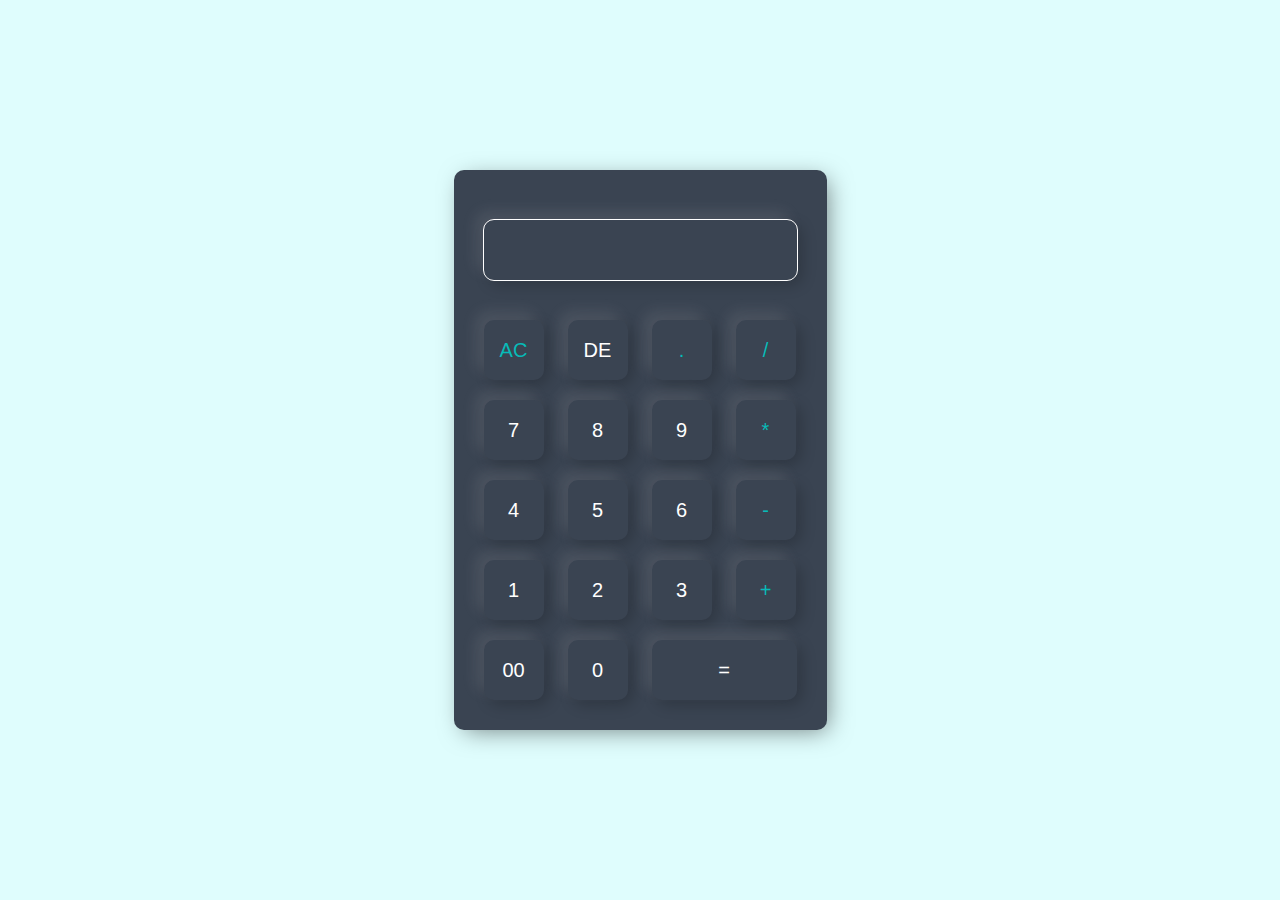
<file: calculator/index.html>
<!DOCTYPE html>
<html lang="en">
<head>
    <meta charset="UTF-8">
    <meta name="viewport" content="width=device-width, initial-scale=1.0">
    <title>Calculator</title>
    <link rel="stylesheet" href="style.css">
</head>
<body>
    <div class="container">
        <div class="calculator">
            <form>
                <div class="display">
                    <input type="text" name="display">
                </div>
                <div>
                    <input type="button" value="AC" onclick="display.value = ''" class="operator">
                    <input type="button" value="DE" onclick="display.value = display.value.toSring().slice(0,-1)">
                    <input type="button" value="." onclick="display.value += '.'" class="operator"> 
                    <input type="button" value="/" onclick="display.value += '/'" class="operator">
                </div>
                <div>
                    <input type="button" value="7" onclick="display.value += '7'">
                    <input type="button" value="8" onclick="display.value += '8'">
                    <input type="button" value="9" onclick="display.value += '9'">
                    <input type="button" value="*" onclick="display.value += '*'" class="operator">
                </div>
                <div>
                    <input type="button" value="4" onclick="display.value += '4'">
                    <input type="button" value="5" onclick="display.value += '5'">
                    <input type="button" value="6" onclick="display.value += '6'">
                    <input type="button" value="-" onclick="display.value += '-'" class="operator">
                </div>
                <div>
                    <input type="button" value="1" onclick="display.value += '1'">
                    <input type="button" value="2" onclick="display.value += '2'">
                    <input type="button" value="3" onclick="display.value += '3'">
                    <input type="button" value="+" onclick="display.value += '+'" class="operator">
                </div>
                <div>
                    <input type="button" value="00" onclick="display.value += '00'">
                    <input type="button" value="0" onclick="display.value += '0'">
                    <input class="equal" type="button" value="=" onclick="display.value = eval(display.value)" class="operator">
                </div>
            </form>
        </div>
    </div>
</body>
</html>
</file>
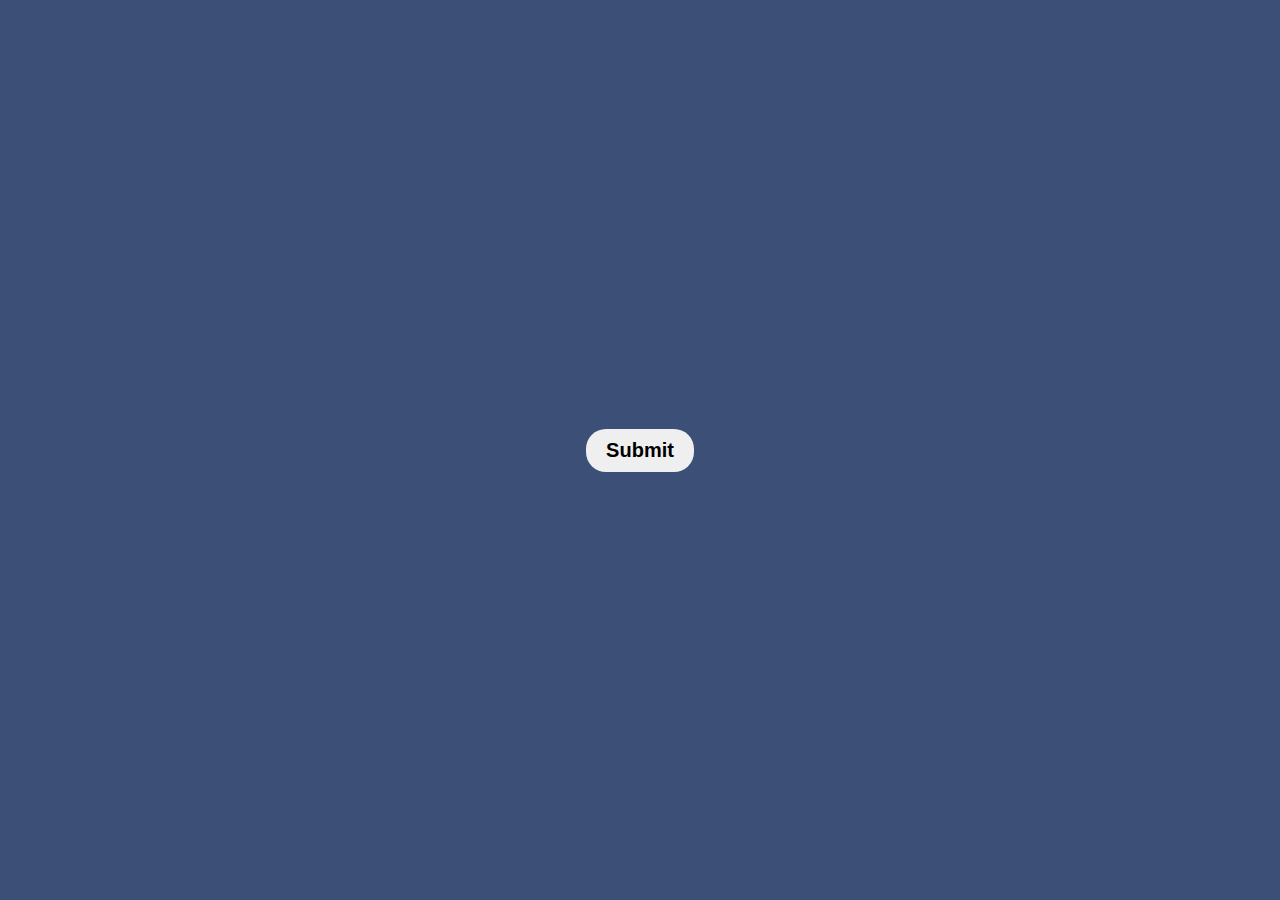
<file: popup_message/index.html>
<!DOCTYPE html>
<html lang="en">
<head>
    <meta charset="UTF-8">
    <meta name="viewport" content="width=device-width, initial-scale=1.0">
    <title>Pop-up Massage</title>
    <link rel="stylesheet" href="style.css">
</head>
<body>
    <div class="container">
        <button class = "btn" type="submit" onclick="openPopup()">Submit</button>
        <div class="popup" id="popup">
            <img src="images/tick.png">
            <h1>Thank You!</h1>
            <p>Your details has been submitted successfully.<br/> Thanks!</p>
            <button typle="submit"onclick="closePopup()">OK</button>
        </div>
    </div>

    <script>
        function openPopup(){
            popup.classList.add("open-popup");
        }
        function closePopup(){
            popup.classList.remove("open-popup");
        }
    </script>
</body>
</html>
</file>
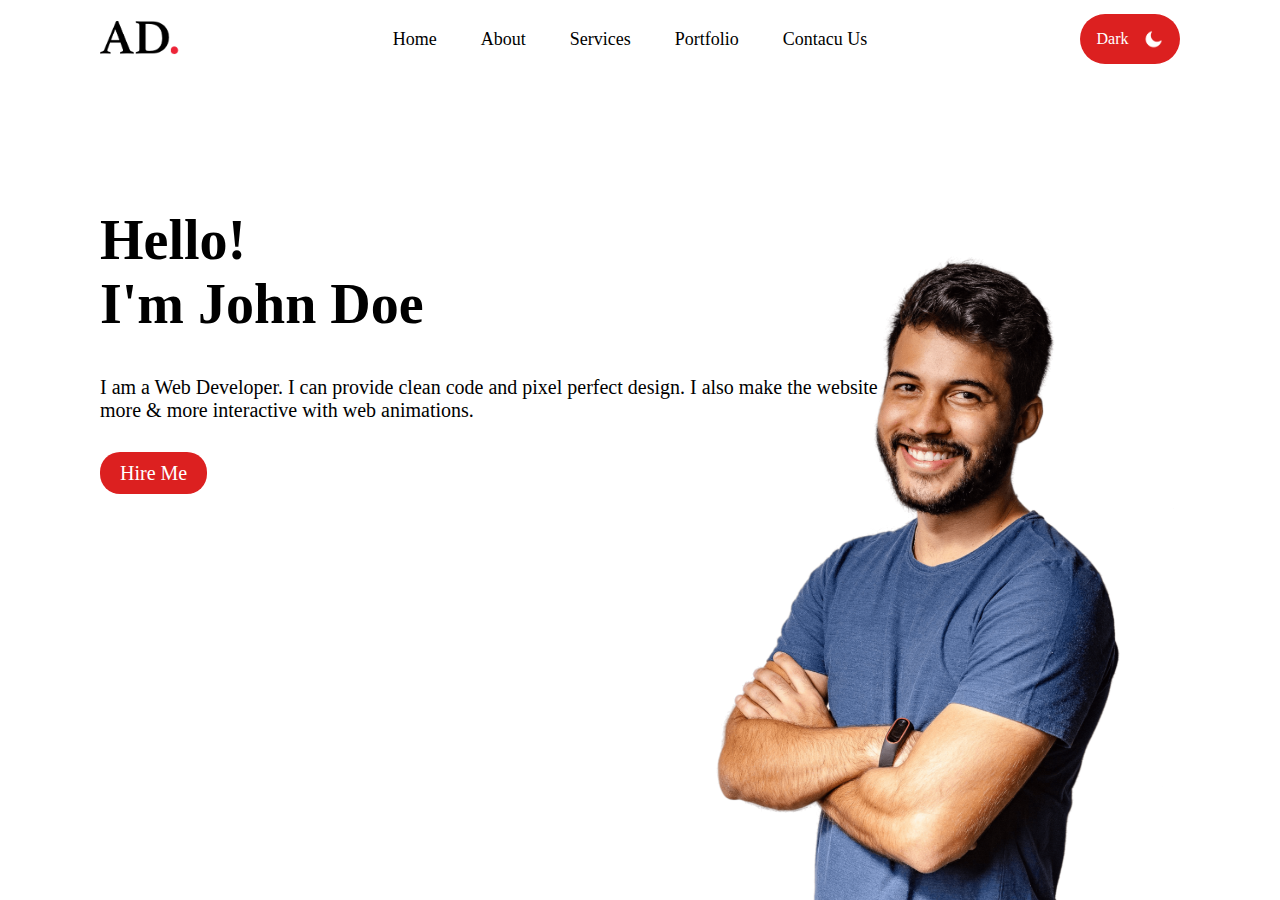
<file: portfolio__project_1/index.html>
<!DOCTYPE html>
<html lang="en">
<head>
    <meta charset="UTF-8">
    <meta name="viewport" content="width=device-width, initial-scale=1.0">
    <title>Portfolio_Project</title>
    <link rel="stylesheet" href="style.css">
</head>
<body>
    <div class="header">
        <nav>
           <a href=""><img class="logo" src="images/logo.png" id="logo"></a>
            <ul>
                <li><a href="#Home">Home</a></li>
                <li><a href="#Home">About</a></li>
                <li><a href="#Home">Services</a></li>
                <li><a href="#Home">Portfolio</a></li>
                <li><a href="#Home">Contacu Us</a></li>            
            </ul>
            <div class="toggle-btn" id="btn">
                <span id="btnText">Dark</span>
                <img src="images/moon.png" id="btnImg">
            </div>
            
        </nav>
        <div class="content">
            <h1>Hello! <br/>I'm John Doe</h1>
            <p>I am a Web Developer. I can provide clean code and pixel perfect design. I also make the website<br/> more & more interactive with web animations.</p>
            <a href="">Hire Me</a>
        </div>
        <div class="content-right">
            <img src="images/user.png">
        </div>
    </div>

    <script>
        let btn = document.getElementById('btn');
        let btnText = document.getElementById('btnText');
        let btnImg = document.getElementById('btnImg');
        let logo = document.getElementById('logo');
        btn.onclick = function(){
            document.body.classList.toggle("dark-mode");
            if(document.body.classList.contains("dark-mode")){
                btnText.innerHTML = "Dark";
                btnImg.src = "images/moon.png";
                logo.src = "images/logo-white.png";
            }else{
                btnText.innerHTML = "Light";
                btnImg.src = "images/sun.png";
                logo.src = "images/logo.png";
            };
        }
    </script>
</body>
</html>
</file>
<file: calculator/style.css>
*{
    margin :0;
    padding:0;
    box-sizing: border-box;
}
.container{
    height: 100vh;
    width: 100%;
    background-color: rgb(223, 253, 253);
    display: flex;
    justify-content: center;
    align-items: center;
}
.calculator{
    background-color:#3a4452;
    padding: 20px;
    border-radius: 10px;
    box-shadow: 5px 5px 25px -5px rgba(0,0,0,0.5);
}
.calculator form input{
    border: 0;
    outline: 0;
    height: 60px;
    width: 60px;
    border-radius: 10px;
    background: transparent;
    box-shadow: -8px -8px 15px rgba(241, 239, 239, 0.1),5px 5px 15px rgba(0,0,0,0.2);
    color:#fff;
    cursor: pointer;
    font-size: 20px;
    margin: 10px;
    text-align: center;
}
form .display{
    display: flex;
    justify-content: flex-end;
    margin: 20px 0;
}
form .display input{
    text-align: right;
    flex:1;
    font-size: 45px;
    outline:1px solid #fff;
}
form input.equal{
   width: 145px !important;
   height: 60px;
} 
form input.operator{
    color: rgb(7, 187, 184);
}
</file>
<file: popup_message/style.css>
*{
    margin: 0;
    padding: 0;
    box-sizing: border-box;
    font-family: sans-serif;
}
.container{
    height: 100vh;
    width: 100%;
    background:#3c5077;
    display: flex;
    justify-content: center;
    align-items: center;
}
.btn{
    padding: 10px 20px;
    border-radius: 20px;
    border: none;
    outline: none;
    font-size: 20px;
    font-weight: 600;
    cursor: pointer;
}
.popup{
    width: 400px;
    background: #fff;
    border-radius: 10px;
    position: absolute;
    top:0;
    left:50%;
    transform: translate(-50%,-50%) scale(0.1);
    text-align: center;
    visibility: hidden;
    transition: transform 0.4s, top 0.4s;
}
.open-popup{
    visibility: visible;
    top:50%;
    transform: translate(-50%,-50%) scale(1);
}
.popup img{
    width: 100px;
    margin-top: -50px;
    
}
.popup h1{
    margin-top: 20px;
}
.popup p{
    margin: 25px 0;
}
.popup button{
    padding:20px 150px;
    border:none;
    outline:none;
    background: #15c92d;
    color:#fff;
    border-radius: 10px;
    margin: 20px 0;
    font-weight: 800;
    box-shadow: 0px 5px 5px rgba(0,0,0,0.2);
    cursor: pointer;
}
</file>
<file: portfolio__project_1/style.css>
*{
    margin: 0;
    padding: 0;
    box-sizing: border-box;
}
:root{
    --background:#fff;
    --text:#000; 
}
body{
    background-color: var(--background);
    color: var(--text);
}
.header{
    width: 100%;
    min-height: 100vh;
    overflow: hidden;
    position: relative;
    padding: 0 100px;
    
}

nav {
   display: flex;
   align-items: center;
   justify-content: space-between;
   padding: 10px 0;
}
nav .logo{
    width: 80px;
}
nav ul li{
    display: inline-block;
    list-style: none;
    margin: 0 20px;
}
nav ul li a{
    text-decoration: none;
    color: var(--text);
    font-size: 18px;
    font-weight: 500;
}
.toggle-btn{
    background-color: #dc2020;
    color: #fff;
    display: flex;
    justify-content: center;
    align-items: center;
    width: 100px;
    height: 50px;
    border-radius: 30px;
    cursor: pointer;
}
.toggle-btn img{
    width: 20px;
    margin-left: 15px;
}
.dark-mode{
    background-color: #000;
    color: #fff;
}
.content{
    margin-top: 12%;

}
.content h1{
    font-size: 56px;
}
.content p{
    margin: 40px 0;
    font-size: 20px;
}
.content a{
    text-decoration: none;
    background-color: #dc2020;
    color:#fff;
    padding: 10px 20px;
    border-radius: 20px;
    font-size: 20px;
}
.content-right{
    position: absolute;
    right: 7%;
    bottom: 0;
}

.content-right img{
    width: 500px;
    display: block;

}
</file>
